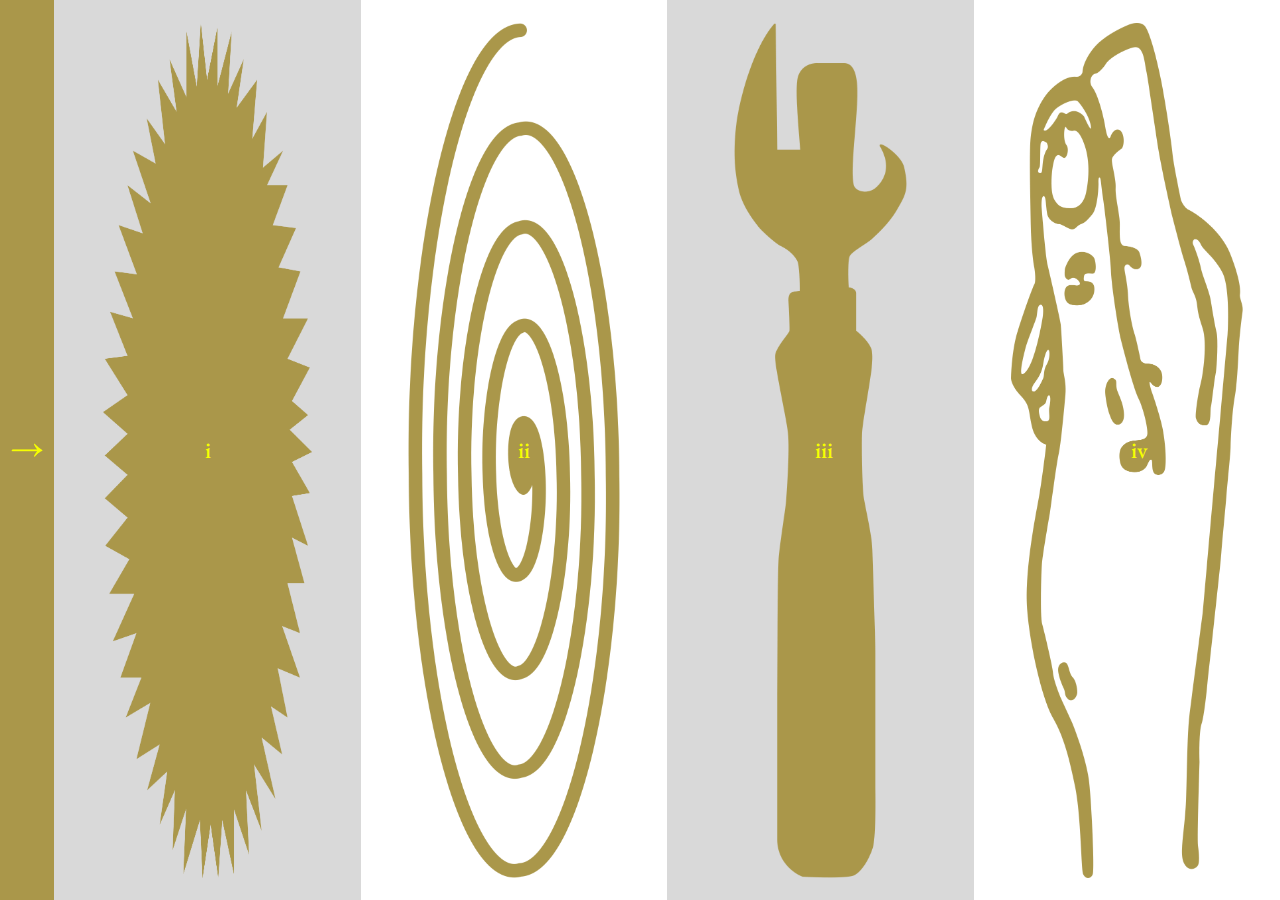
<file: index.html>
<!DOCTYPE html>
<html lang="en">
<head>
    <meta charset="UTF-8">
    <meta name="viewport" content="width=device-width, initial-scale=1.0">
    <link rel="stylesheet" href="./stylesheets/aboutUs.css">
    <link rel="stylesheet" href="./stylesheets/stylesheet.css">
    <link rel="stylesheet" href="./stylesheets/adaptive.css">
    <title>Document</title>
    <!-- <meta http-equiv="Content-Type" content="text/css; charset=UTF-8"> -->
            
</head>
<body>
    <div class="mainPageBlock">

        <div id="header">

            <div id="div_menu" style="display: none;" class="hidden">
                <img id="logoStyle" src="img/Консерва.webp">
                <ul>
                    <li>О нас</li><a href="./manifests.html">Манифесты</a>
                    <ol>
                        <li>i. Дизайн</li>
                        <li>ii. Культура</li>
                        <li>iii. Архитектура</li>
                        <li>iv. Живопись</li>
                    </ol>
                    </li>
                    <li>Стайлгайд</li>
                    <li>Рефлексия</li><br>
                    <li>вк / телеграм</li>
                </ul>
            </div>


            <div id="div_bar">
                <div>
                    <img id="arrow" src="./img/arrow.webp">
                </div>
            </div>
        </div>

        <div id="headerMobile">
            <div id="logoBox"><img id="logoStyle_phone" src="img/Консерва.webp"></div>
            <div id="list"> <ul>
                    <li>О нас</li>
                    <li><a href="./manifests.html">Манифесты</a>
                    <ol id="ol_list">
                        <li>i. Дизайн</li>
                        <li>ii. Культура</li>
                        <li>iii. Архитектура</li>
                        <li>iv. Искусство</li>
                    </ol>
                    </li>
                    <li>Стайлгайд</li>
                    <li>Рефлексия</li><br>
                    <li>вк / телеграм</li>
                    </ul>
            </div>
            <div id="div_bar_phone"><img id="arrow_mobile" src="./img/arrow.webp"></div>
        </div>



        <div id="designBlockMainPage">
            <p>i</p>
            <img src="img/imgDesignMainPage.webp">
        </div>

        <div id="cultureBlockMainPage">
            <p>ii</p>
            <img src="img/imgCultureMainPage.webp">
        </div>

        <div id="architectureBlockMainPage">
            <p>iii</p>
            <img src="img/imgArchitectureMainPage.webp">
        </div>

        <div id="artsBlockMainPage">
            <p>iv</p>
            <img src="img/imgArtsMainPage.webp">
        </div>
        
    </div>

















    

    <script>  
        document.getElementById('div_bar').addEventListener('click', toggleMenu);
        function toggleMenu() {
            const header = document.getElementById('header');
            const div_bar = document.getElementById('div_bar');
            const arrow = document.getElementById('arrow');
            const div_menu = document.getElementById('div_menu');
            const otherDivs = document.querySelectorAll('#designBlockMainPage, #cultureBlockMainPage, #architectureBlockMainPage, #artsBlockMainPage');
        
          if (document.documentElement.clientWidth > 414){
            if (div_menu.style.display === 'none') {
                // Открываем меню
                div_menu.style.display = 'flex';
                div_bar.classList.add('active');
                otherDivs.forEach(div => div.style.width = '30%');
                div_menu.style.width = '13rem';
                arrow.style.transform = 'rotate(180deg)';
                header.style.width = '20rem';
            } 
            
            else {
                // Закрываем меню
                div_menu.style.display = 'none';
                div_bar.classList.remove('active');
                otherDivs.forEach(div => div.style.width = '100%');
                div_menu.style.width = '0rem';
                arrow.style.transform = 'rotate(0deg)';
                header.style.width = '5rem';
            }
          }
          
        }
    
        document.getElementById('div_bar_phone').addEventListener('click', toggleList);
    
        function toggleList() {
        const ol_list = document.getElementById('ol_list');
        const arrow_mobile = document.getElementById('arrow_mobile');
        const otherDivs = document.querySelectorAll('#designBlockMainPage, #cultureBlockMainPage, #architectureBlockMainPage, #artsBlockMainPage');
        const logoStyle_phone = document.getElementById('logoStyle_phone');
    
        if (document.documentElement.clientWidth <= 414){
            if (ol_list.style.display === 'none' || ol_list.style.display === '') {
                ol_list.style.display = 'block'; // Показываем упорядоченный список
                arrow_mobile.style.transform = 'rotate(90deg)'
                otherDivs.forEach(div => div.style.height = '18%');
                logoStyle_phone.style.height = '14.5rem';
            } else {
                ol_list.style.display = 'none'; // Скрываем упорядоченный список
                arrow_mobile.style.transform = 'rotate(-90deg)'
                otherDivs.forEach(div => div.style.height = '20%');
                logoStyle_phone.style.height = '10rem';
            }
        }
    
    }
    
    </script>
    


</body>
</html>
</file>
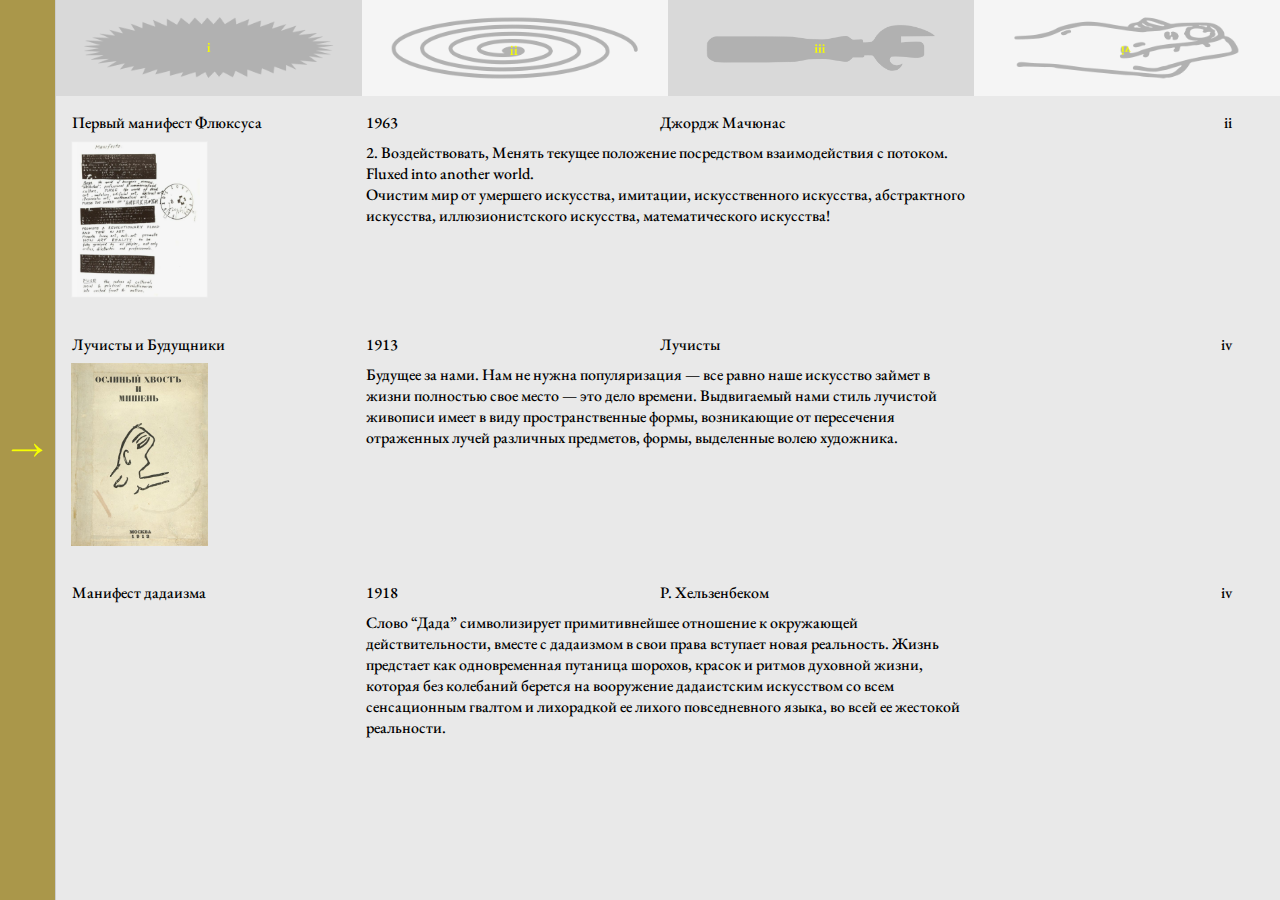
<file: manifests.html>
<!DOCTYPE html>
<html lang="en">
<head>
    <meta charset="UTF-8">
    <meta name="viewport" content="width=device-width, initial-scale=1.0">
    <link rel="stylesheet" href="./stylesheets/aboutUs.css">
    <link rel="stylesheet" href="./stylesheets/manifests.css">
    <link rel="stylesheet" href="./stylesheets/stylesheet.css">
    <link rel="stylesheet" href="./stylesheets/adaptive.css">
    <title>Document</title>
</head>
<body>

    <div id="hugeBlockForManifests">

        <!-- ХЭДЕР ОБЫЧНЫЙ -->
        <div id="headerFixed">

            <div id="div_menu" style="display: none;" class="hidden">
                <img id="logoStyle" src="img/Консерва.webp">
                <ul>
                    <li>О нас</li>
                    <li>Манифесты
                    <ol>
                        <li>i. Дизайн</li>
                        <li>ii. Культура</li>
                        <li>iii. Архитектура</li>
                        <li>iv. Живопись</li>
                    </ol>
                    </li>
                    <li>Стайлгайд</li>
                    <li>Рефлексия</li><br>
                    <li>вк / телеграм</li>
                </ul>
            </div>


            <div id="div_bar">
                    <img id="arrow" src="./img/arrow.webp">
            </div>
        </div>

        <!-- ХЭДЕР МОБИЛЬНЫЙ -->
        <div id="headerMobileFixed">
            <div id="logoBox"><img id="logoStyle_phone" src="img/Консерва.webp"></div>
            <div id="list"> <ul>
                    <li>О нас</li>
                    <li>Манифесты
                    <ol id="ol_list" style="display: none;">
                        <li>i. Дизайн</li>
                        <li>ii. Культура</li>
                        <li>iii. Архитектура</li>
                        <li>iv. Искусство</li>
                    </ol>
                    </li>
                    <li>Стайлгайд</li>
                    <li>Рефлексия</li><br>
                    <li>вк / телеграм</li>
                    </ul>
            </div>
            <div id="div_bar_phone"><img id="arrow_mobile" src="./img/arrow.webp"></div>
        </div>

                
            <!-- тут мианифесты -->
        <div id="manifestsBlock">

                <!-- фильтры -->
                <div id="filterBlock">

                    <div id="designFilter">
                        <!-- <p>i</p> -->
                        <img src="img/imgDesignMainPageGrey.webp">
                    </div>
            
                    <div id="cultureFilter">
                        <!-- <p>ii</p> -->
                        <img src="img/imgCultureMainPageGrey.webp">
                    </div>
            
                    <div id="architectureFilter">
                        <!-- <p>iii</p> -->
                        <img src="img/imgArchitectureMainPageGrey.webp">
                    </div>
            
                    <div id="artsFilter">
                        <!-- <p>iv</p> -->
                        <img src="img/imgArtsMainPageGrey.webp">
                    </div>

                </div>

        
            
                <!-- манифесты -->
                <div id="blocksOfManifests">

                    <!-- <div class='manifestCard'>
                        <div id='name'><p>name</p></div>
                        <div id='year'><p>year</p></div>
                        <div id='author'><p>author</p></div>
                        <div id='filter'><p>filter</p></div>
                        <div class="img-txt-container">
                            <div id='img'><img src="./img/lilPicManifestFluxus.webp" alt="Image"></div>
                            <div id='txt'><p>a lot of txt</p></div>
                        </div>
                    </div> -->

                    <div class='manifestCard'>
                        <div id='name'><p>Первый манифест Флюксуса</p></div>
                        <div id='year'><p>1963</p></div>
                        <div id='author'><p>Джордж Мачюнас</p></div>
                        <div id='filter'><p>ii</p></div>
                        <div class="img-txt-container">
                            <div id='img'><img src="./img/lilPicManifestFluxus.webp" alt="Image"></div>
                            <div id='txt'><p>2. Воздействовать, Менять текущее положение посредством взаимодействия с потоком. Fluxed into another world.<br> 

                                Очистим мир от умершего искусства, имитации, искусственного искусства, абстрактного искусства, иллюзионистского искусства, математического искусства!</p></div>
                        </div>
                    </div>

                    <div class='manifestCard'>
                        <div id='name'><p>Лучисты и Будущники</p></div>
                        <div id='year'><p>1913</p></div>
                        <div id='author'><p>Лучисты</p></div>
                        <div id='filter'><p>iv</p></div>
                        <div class="img-txt-container">
                            <div id='img'><img src="./img/lilManifestLuchisti.webp" alt="Image"></div>
                            <div id='txt'><p>Будущее за нами. 
                                Нам не нужна популяризация — все равно наше искусство займет в жизни полностью свое место — 
                                это дело времени. 
                                Выдвигаемый нами стиль лучистой живописи имеет 
                                в виду пространственные формы, возникающие 
                                от пересечения отраженных лучей различных предметов, формы, выделенные волею художника.</p></div>
                        </div>
                    </div>

                    <div class='manifestCard'>
                        <div id='name'><p>Манифест дадаизма</p></div>
                        <div id='year'><p>1918</p></div>
                        <div id='author'><p>Р. Хельзенбеком</p></div>
                        <div id='filter'><p>iv</p></div>
                        <div class="img-txt-container">
                            <div id='img'></div>
                            <div id='txt'><p>Слово “Дада” символизирует примитивнейшее отношение к окружающей действительности, вместе 
                                с дадаизмом в свои права вступает новая реальность. Жизнь предстает как одновременная путаница шорохов, красок и ритмов духовной жизни, которая без колебаний берется на вооружение дадаистским искусством со всем сенсационным гвалтом 
                                и лихорадкой ее лихого повседневного языка, во всей 
                                ее жестокой реальности. </p></div>
                        </div>
                    </div>

    </div>












<script>  

document.getElementById('div_bar').addEventListener('click', toggleMenuManifest);
    function toggleMenuManifest() {
        const headerFixed = document.getElementById('headerFixed');
        const div_bar = document.getElementById('div_bar');
        const arrow = document.getElementById('arrow');
        const div_menu = document.getElementById('div_menu');
        const manifestsBlock = document.getElementById('manifestsBlock');
    
      if (document.documentElement.clientWidth > 414){
        if (div_menu.style.display === 'none') {
            // Открываем меню
            div_menu.style.display = 'flex';
            div_bar.classList.add('active');
            div_menu.style.width = '13rem';
            arrow.style.transform = 'rotate(180deg)';
            headerFixed.style.width = '20rem';
            manifestsBlock.style.marginLeft = '20rem';
        } 
        
        else {
            // Закрываем меню
            div_menu.style.display = 'none';
            div_bar.classList.remove('active');
            div_menu.style.width = '0rem';
            arrow.style.transform = 'rotate(0deg)';
            headerFixed.style.width = '3.5rem';
            manifestsBlock.style.marginLeft = '3.5rem';
        }
      }
      
    }




    //   document.getElementById('div_bar_phone').addEventListener('click', toggleList);
    
    //     function toggleList() {
    //     const ol_list = document.getElementById('ol_list');
    //     const arrow_mobile = document.getElementById('arrow_mobile');
    //     const otherDivs = document.querySelectorAll('#designBlockMainPage, #cultureBlockMainPage, #architectureBlockMainPage, #artsBlockMainPage');
    //     const logoStyle_phone = document.getElementById('logoStyle_phone');
    
    //     if (document.documentElement.clientWidth <= 414){
    //         if (ol_list.style.display === 'none' || ol_list.style.display === '') {
    //             ol_list.style.display = 'block'; // Показываем упорядоченный список
    //             arrow_mobile.style.transform = 'rotate(90deg)'
    //             otherDivs.forEach(div => div.style.height = '18%');
    //             logoStyle_phone.style.height = '14.5rem';
    //         } else {
    //             ol_list.style.display = 'none'; // Скрываем упорядоченный список
    //             arrow_mobile.style.transform = 'rotate(-90deg)'
    //             otherDivs.forEach(div => div.style.height = '20%');
    //             logoStyle_phone.style.height = '10rem';
    //         }
    //     }
    
    //     }
    
    document.getElementById('div_bar_phone').addEventListener('click', toggleListManifest)
    function toggleListManifest(){
        const ol_list = document.getElementById('ol_list');
        const arrow_mobile = document.getElementById('arrow_mobile');
        const headerFixed = document.getElementById('headerFixed');
        const headerMobileFixed = document.getElementById('headerMobileFixed');
        const manifestsBlock = document.getElementById('manifestsBlock');
        const logoStyle_phone = document.getElementById('logoStyle_phone');

        if (document.documentElement.clientWidth <= 414){
            if(ol_list.style.display === 'none' || ol_list.style.display === ''){
                headerFixed.style.display = 'none';
                headerMobileFixed.style.height = '15rem';
                headerMobileFixed.style.display = 'flex';
                ol_list.style.display = 'block';
                arrow_mobile.style.transform = 'rotate(90deg)';
                manifestsBlock.style.marginTop = '15rem';
                logoStyle_phone.style.height = '14.5rem';
                
            } else {
                headerFixed.style.display = 'none';
                headerMobileFixed.style.height = '10rem';
                headerMobileFixed.style.display = 'flex';
                ol_list.style.display = 'none';
                arrow_mobile.style.transform = 'rotate(-90deg)';
                manifestsBlock.style.marginTop = '10rem';
                logoStyle_phone.style.height = '10rem';
            }
        }

    }


</script>

</body>
</html>
</file>
<file: stylesheets/aboutUs.css>
* {
    box-sizing: border-box;
    }

    html,
    body {
    height: 100vh;
    margin: 0;
    font-family: 'EB Garamond';
    font-weight: 500;
    }

    ul, li{
        font-size: 1.8vw;
        color: rgba(246, 255, 0, 1);
    }

.mainPageBlock{
    display: flex; 
    flex-direction: row; 
    width: 100%; 
    height: 100%;
    font-family: 'EB Garamond';
    font-weight: 500;
}

#header{
    height: 100%; 
    background-color: rgba(170, 151, 74, 1); 
    display: flex; 
    justify-content: space-between; 
    flex-direction: row;
    transition: 0.8s ease-in-out; /* Плавное изменение ширины */
}

#headerMobile{
    display: none;
}

#div_menu{
    display: none;
    justify-content: space-between;
    flex-direction: column;
    transition: 0.8s ease-in-out; /* Плавное изменение ширины */
}

#div_bar{
    /* border: 1px solid black; */
    transition: 0.8s ease-in-out; /* Плавное изменение ширины */
    cursor: pointer;
    align-content: center;
    padding: 0.7rem;
}

#arrow{
    display: flex;
    width: 2rem;
}



#logoStyle{
    width: 100%; 
    padding: 0.5rem; 
    margin-left: 0.5rem;
    margin-top: 0.5rem;
}

#header{
    ul{
        padding-left: 1rem;
    }

    li{
        list-style-type: none;
    }
}


#designBlockMainPage{
    width: 30%; 
    background-color: rgba(217, 217, 217, 1); 
    display: flex; 
    justify-content: center; 
    align-items: center;
    align-content: center;
    cursor: pointer;
    transition: 0.8s;

    p{
        font-family: 'EB Garamond';
        font-weight: 500;
        font-size: 1.8vw;
        z-index: 10;
        position: absolute;
        color: rgba(246, 255, 0, 1);
    }

    img{
        height: 95%;
        max-width: 100%;
        position: relative;
    }
}

#cultureBlockMainPage{
    width: 30%; 
    background-color: rgba(255, 255, 255, 1); 
    display: flex; 
    justify-content: center; 
    align-items: center;
    cursor: pointer;
    transition: 0.8s;

    p{
        font-family: 'EB Garamond';
        font-weight: 500;
        font-size: 1.8vw;
        z-index: 10;
        position: absolute;
        color: rgba(246, 255, 0, 1);
        margin-left: 1.2rem;
    }

    img{
        height: 95%;
        max-width: 100%;
        position: relative;
    }
}


#architectureBlockMainPage{
    width: 30%; 
    background-color: rgba(217, 217, 217, 1); 
    display: flex; 
    justify-content: center; 
    align-items: center;
    cursor: pointer;
    transition: 0.8s;

    p{
        font-family: 'EB Garamond';
        font-weight: 500;
        font-size: 1.8vw;
        z-index: 10;
        position: absolute;
        color: rgba(246, 255, 0, 1);
        margin-left: 0.5rem;
    }

    img{
        height: 95%;
        max-width: 100%;
        position: relative;
    }
}

#artsBlockMainPage{
    width: 30%; 
    background-color: rgba(255, 255, 255, 1); 
    display: flex; 
    justify-content: center; 
    align-items: center;
    cursor: pointer;
    transition: 0.8s;

    p{
        font-family: 'EB Garamond';
        font-weight: 500;
        font-size: 1.8vw;
        z-index: 10;
        position: absolute;
        color: rgba(246, 255, 0, 1);
        margin-left: 1.5rem;
    }

    img{
        height: 95%;
        max-width: 100%;
        position: relative;
    }
}


#designBlockMainPage:hover {
    background-color: rgba(246, 255, 0, 1);
    transition: 0.8s;
}

#cultureBlockMainPage:hover {
    background-color: rgba(246, 255, 0, 1);
    transition: 0.8s;
}

#architectureBlockMainPage:hover {
    background-color: rgba(246, 255, 0, 1);
    transition: 0.8s;
}

#artsBlockMainPage:hover {
    background-color: rgba(246, 255, 0, 1);
    transition: 0.8s;
}
</file>
<file: stylesheets/stylesheet.css>
@import url('https://fonts.googleapis.com/css2?family=EB+Garamond:ital,wght@0,400..800;1,400..800&family=Manrope:wght@200..800&family=PT+Sans+Narrow:wght@400;700&display=swap');
@import url(aboutUs.css);
@import url(adaptive.css);
</file>
<file: stylesheets/adaptive.css>
@media(max-width: 414px){
    
    .mainPageBlock{
        display: flex; 
        flex-direction: column; 
        width: 100%; 
        height: 100%;
        font-family: 'EB Garamond';
        font-weight: 500;
    }
    
    .header{
        display: none;
        height: 0%; 
        width: 0%;
    }
    
    #div_menu{
        display: none;
        justify-content: space-between;
        flex-direction: row;
        align-items: center;
        transition: 0.8s ease-in-out;

        li{
            font-size: 20px;
            align-self: center;
        }
    
    }
/* 
    #ol_list{
        display: none;
    } */


    
    #div_bar{
        display: none;
    }
    
    #arrow{
        display: flex;
        margin-top: 1rem;
    }
    
    
    #logoStyle{
        display: none;
    }

    
    .header{
        ul{
            padding-top: 7rem;
        }
    
        li{
            list-style-type: none;
        }
    }
    
    #designBlockMainPage{
        width: 100%; 
        height: 25%;
        background-color: rgba(217, 217, 217, 1); 
        display: flex; 
        justify-content: center; 
        align-items: center;
        align-content: center;
        cursor: pointer;
        transition: 0.8s;
    
        img{
            height: 23rem;
            transform: rotate(90deg);
            position: relative;
        }

        p{
            font-family: 'EB Garamond';
            font-weight: 500;
            font-size: 5vw;
            z-index: 10;
            position: absolute;
            color: rgba(246, 255, 0, 1);
        }

    }
    
    #cultureBlockMainPage{
        width: 100%;
        height: 25%;
        background-color: rgba(255, 255, 255, 1); 
        display: flex; 
        justify-content: center; 
        align-items: center;
        cursor: pointer;
        transition: 0.8s;
    
        img{
            height: 23rem;
            transform: rotate(90deg);
            position: relative;
        }

        p{
            font-family: 'EB Garamond';
            font-weight: 500;
            font-size: 5vw;
            z-index: 10;
            position: absolute;
            color: rgba(246, 255, 0, 1);
            margin-left: -0.7rem;
        }
    }
    
    
    #architectureBlockMainPage{
        width: 100%; 
        height: 25%;
        background-color: rgba(217, 217, 217, 1); 
        display: flex; 
        justify-content: center; 
        align-items: center;
        cursor: pointer;
        transition: 0.8s;
    
        img{
            height: 23rem;
            transform: rotate(90deg);
            position: relative;
        }

        p{
            font-family: 'EB Garamond';
            font-weight: 500;
            font-size: 5vw;
            z-index: 10;
            position: absolute;
            color: rgba(246, 255, 0, 1);
            margin-left: -0.7rem;
        }
    }
    
    #artsBlockMainPage{
        width: 100%; 
        height: 25%;
        background-color: rgba(255, 255, 255, 1); 
        display: flex; 
        justify-content: center; 
        align-items: center;
        cursor: pointer;
        transition: 0.8s;
    
        img{
            height: 23rem;
            transform: rotate(90deg);
            position: relative;
        }

        p{
            font-family: 'EB Garamond';
            font-weight: 500;
            font-size: 5vw;
            z-index: 10;
            position: absolute;
            color: rgba(246, 255, 0, 1);
            margin-left: -0.1rem;
        }
    }

#headerMobile{
    width: 100%;
    display: flex;
    flex-direction: row;
    background-color: rgba(170, 151, 74, 1);
    font-size: 5vw;

    ul{
        width: 12rem;
        margin-left: -5%;
    }
}

#logoBox{
    width: 35%;
}


#ol_list{
    display: none;
}

#div_bar_phone{
    width: 0%;
    margin-left: 1.5rem;
    display: flex;
    justify-content: center;
}

#arrow_mobile{
    height: 1rem;
    transform: rotate(90deg);
    margin-top: 5rem;
}

#logoStyle_phone{
    width: 9.5rem;
    height: 10rem;
    padding: 0.5rem 0.5rem;
}

#list{
    ul, li, ol {
        font-size: 16px;
        list-style: none;
    }
}
    
}
</file>
<file: stylesheets/manifests.css>
#headerFixed{
    position: fixed; /* Фиксируем заголовок */
    top: 0;
    left: 0;
    width: 3.5rem;
    height: 100vh; /* Высота на весь экран */
    background-color: rgba(170, 151, 74, 1); /* Цвет фона */
    border-right: 1px solid #ccc; /* Разделительная линия */
    overflow: auto; /* Прокрутка для меню, если необходимо */
    z-index: 1000;

    display: flex;
    flex-direction:row;
    justify-content:space-between;

    ul, li, ol{
        list-style: none;;
    }

    ul{
        margin-left: -1.2rem;
    }
    li{
        margin-left: -0.4rem;
    }
}

#headerMobileFixed{
    display: none;
}

#hugeBlockForManifests{
    display: flex;
}

#manifestsBlock{
    margin-left: 3.5rem; 
    padding: 0px; /* Отступы внутри блока с манифестами */
    flex-grow: 1; /* Позволяет блоку занимать оставшееся пространство */
    height: 100vh; /* Высота на весь экран */
    overflow-y: auto; /* Прокрутка по вертикали */
    background-color: #e9e9e9; /* Цвет фона для контента */
}

#filterBlock{
    display: flex;
    flex-direction: row;
    height: 6rem;
}

#designFilter{
    width: 25%; 
    background-color: rgba(217, 217, 217, 1); 
    display: flex; 
    justify-content: center; 
    justify-items: center;
    align-items: center;
    cursor: pointer;
    transition: 0.8s;

    p{
        font-family: 'EB Garamond';
        font-weight: 500;
        font-size: 1.2vw;
        z-index: 10;
        position: relative;
        color: rgba(246, 255, 0, 1);
    }

    img{
        width: 20%;
        /* max-width: 100%; */
        position: relative;
        transform: rotate(90deg);    }
}

#cultureFilter{
    width: 25%; 
    background-color: rgba(245, 245, 245, 1); 
    display: flex; 
    justify-content: center; 
    align-items: center;
    cursor: pointer;
    transition: 0.8s;

    p{
        font-family: 'EB Garamond';
        font-weight: 500;
        font-size: 1.2vw;
        z-index: 10;
        color: rgba(246, 255, 0, 1);
        margin-left: -0.3rem;
    }

    img{
        width: 20%;
        position: relative;
        transform: rotate(90deg);
    }
}

#architectureFilter{
    width: 25%; 
    background-color: rgba(217, 217, 217, 1); 
    display: flex; 
    justify-content: center; 
    align-items: center;
    cursor: pointer;
    transition: 0.8s;

    p{
        font-family: 'EB Garamond';
        font-weight: 500;
        font-size: 1.2vw;
        z-index: 10;
        color: rgba(246, 255, 0, 1);
    }

    img{
        width: 15%;
        position: relative;
        transform: rotate(90deg);
    }
}


#artsFilter{
    width: 25%; 
    background-color: rgba(245, 245, 245, 1); 
    display: flex; 
    justify-content: center; 
    align-items: center;
    cursor: pointer;
    transition: 0.8s;

    p{
        font-family: 'EB Garamond';
        font-weight: 500;
        font-size: 1.2vw;
        z-index: 10;
        color: rgba(246, 255, 0, 1);
    }

    img{
        width: 20%;
        transform: rotate(90deg) scaleX(-1);
    }
}

#designFilter:hover {
    background-color: rgba(246, 255, 0, 1);
    transition: 0.8s;
}

#cultureFilter:hover {
    background-color: rgba(246, 255, 0, 1);
    transition: 0.8s;
}

#architectureFilter:hover {
    background-color: rgba(246, 255, 0, 1);
    transition: 0.8s;
}

#artsFilter:hover {
    background-color: rgba(246, 255, 0, 1);
    transition: 0.8s;
}


.manifestCard {
    display: flex;
    flex-wrap: wrap; /* Позволяет элементам переходить на следующую строку */
    justify-content: space-between; /* Равномерное распределение пространства между элементами */
    width: 100%; /* Занимает всю ширину родителя */
    padding-left: rem;
    padding-right: 4rem;
}

#name, #year, #author, #filter {
    flex: 1; /*Каждый элемент занимает равное пространство */ 
    text-align: left; /* Текст прижат к левому краю */
    margin-left: 1rem; /* Отступы для удобства */
    width: 25%;
}
#filter {
    text-align: right; /* Текст в фильтре прижат к правому краю */
    margin-right: -1rem;
}
.img-txt-container {
    display: flex; /* Используем flex для img и txt */
    flex-basis: 100%; /* Занимает всю ширину */
}
#img{
    margin-top: -2%;
    width: 26.2%;
    padding: 15px;
    img{
        width: 50%;
    }
}
#txt {
    /* flex: 1; /* Каждый из них занимает равное пространство */ 
    text-align: left; /* Центрируем текст внутри img и txt */
    width: 70%;
    margin-top: -2%;
    margin-left: 0.4rem;
    padding-right: 13rem;
}


@media(max-width: 414px){
    #headerFixed{
        position: fixed; /* Фиксируем заголовок */
        top: 0;
        left: 0;
        width: 3.5rem;
        height: 100vh; /* Высота на весь экран */
        background-color: rgba(170, 151, 74, 1); /* Цвет фона */
        border-right: 1px solid #ccc; /* Разделительная линия */
        overflow: auto; /* Прокрутка для меню, если необходимо */
        z-index: 1000;
    
        display: none;
        flex-direction:row;
        justify-content:space-between;
    
        ul, li, ol{
            list-style: none;;
        }
    
        ul{
            margin-left: -1.2rem;
        }
        li{
            margin-left: -0.4rem;
        }
    }
    
    #headerMobileFixed{
        position: fixed;
        top: 0;
        left: 0;
        width: 100vh;
        height: 5rem; 
        background-color: rgba(170, 151, 74, 1); 
        border-right: 1px solid #ccc; 
        overflow: auto; 
        z-index: 1000;
    
        display: flex;
        flex-direction:row;
        justify-content:space-between;
    
        ul, li, ol{
            list-style: none;;
        }
    
        ul{
            margin-left: -1.2rem;
        }
        li{
            margin-left: -0.4rem;
        }
    }

    #manifestsBlock{
        margin-top: 10rem; 
        margin-left: 0;
        padding: 0px; 
        flex-grow: 1; 
        height: 100vh; 
        overflow-y: auto; 
        background-color: #e9e9e9;
        font-size: 3vw;
    }
    #txt {
    text-align: left; 
    margin-top: -2%;
    margin-left: 1rem;
    padding-right: 0rem;
    }
    #img{
        img{
        width: 5rem;
        padding-right: 0rem;
        margin-right: 1rem;
        }

    }
/* 
    #logoBox{
        width: 20%;
    } */

    #headerMobileFixed{
        width: 100%;
        height: 10rem;
        display: flex;
        position: fixed;
        /* flex-direction: row; */
        background-color: rgba(170, 151, 74, 1);
        font-size: 5vw;
    
        ul{
            width: 12rem;
            margin-left: -4%;
        }
    }
    #div_bar_phone {
        width: 0%;
        padding-right: 9vw;
    }
    
    #filterBlock{
        display: flex;
        flex-direction: row;
        height: 1.5rem;
        img{
            width:1.1rem;
        }
    }
    #filterBlock{
        display: flex;
        flex-direction: row;
        height: 4rem;
    }
    
    
}
</file>
